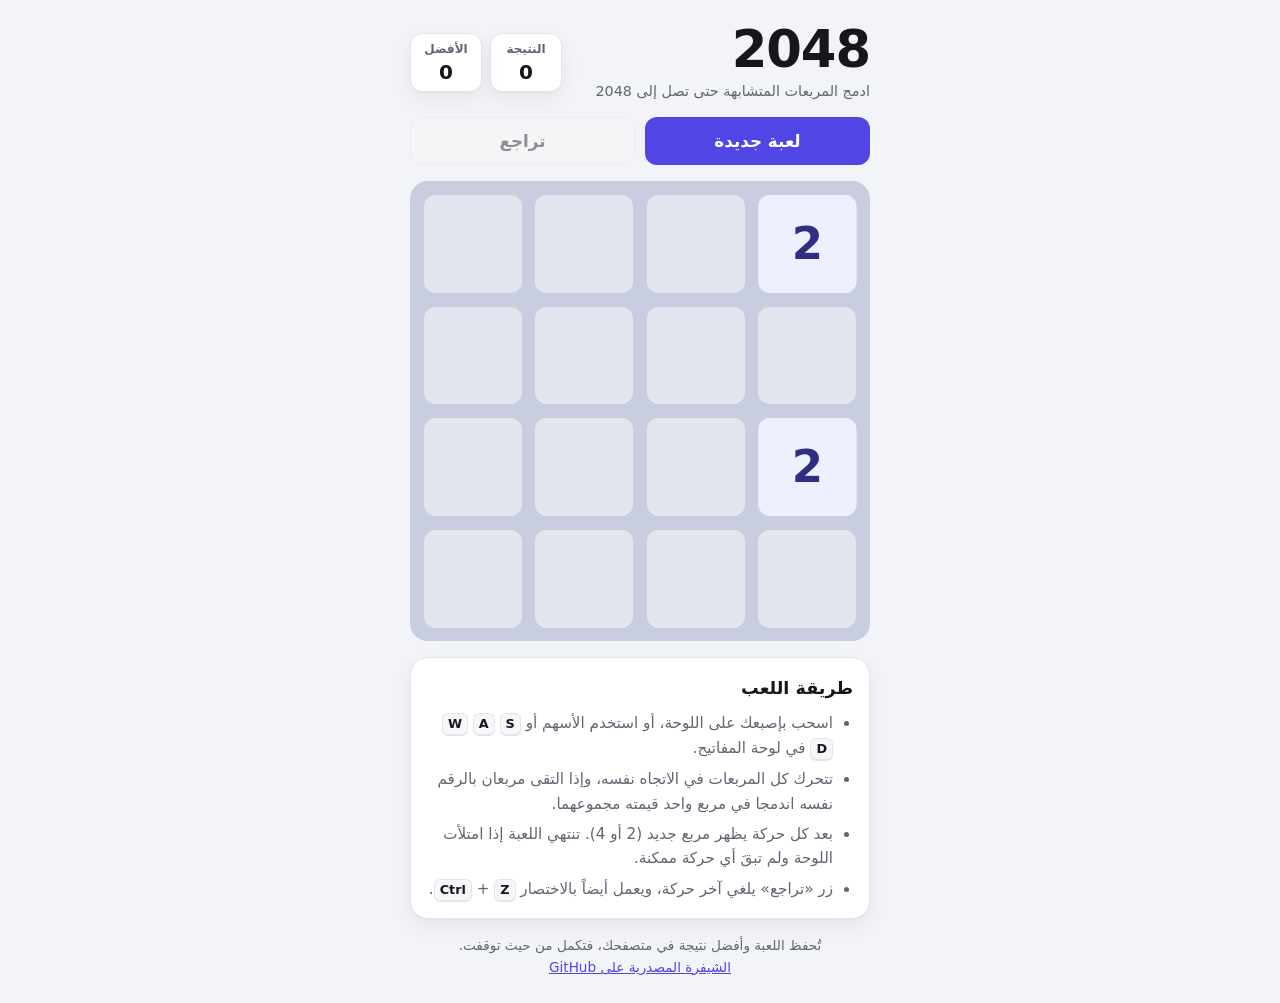
<file: index.html>
<!doctype html>
<html lang="ar" dir="rtl">
<head>
  <meta charset="utf-8">
  <meta name="viewport" content="width=device-width, initial-scale=1, viewport-fit=cover">
  <meta name="color-scheme" content="light dark">
  <meta name="theme-color" content="#f3f4f7" media="(prefers-color-scheme: light)">
  <meta name="theme-color" content="#0e1015" media="(prefers-color-scheme: dark)">
  <meta name="description" content="لعبة 2048 بالعربي: ادمج المربعات المتشابهة حتى تصل إلى 2048.">
  <title>لعبة 2048</title>
  <link rel="icon" href="data:image/svg+xml,%3Csvg xmlns='http://www.w3.org/2000/svg' viewBox='0 0 100 100'%3E%3Crect width='100' height='100' rx='22' fill='%23fbbf24'/%3E%3Ctext x='50' y='64' font-family='system-ui,sans-serif' font-size='34' font-weight='800' text-anchor='middle' fill='%23422006'%3E2048%3C/text%3E%3C/svg%3E">
  <link rel="stylesheet" href="style.css">
</head>
<body>
  <main class="app">
    <header class="app-header">
      <div class="title">
        <h1>2048</h1>
        <p>ادمج المربعات المتشابهة حتى تصل إلى 2048</p>
      </div>
      <div class="scores">
        <div id="score-box" class="score-box">
          <span class="score-label">النتيجة</span>
          <strong id="score" class="score-value">0</strong>
        </div>
        <div class="score-box">
          <span class="score-label">الأفضل</span>
          <strong id="best" class="score-value">0</strong>
        </div>
      </div>
    </header>

    <div class="toolbar">
      <button type="button" id="new-game" class="btn btn-primary">لعبة جديدة</button>
      <button type="button" id="undo" class="btn btn-secondary" disabled>تراجع</button>
    </div>

    <section id="board" class="board" dir="ltr" aria-label="لوحة اللعب">
      <div id="cells" class="cells" aria-hidden="true"></div>
      <div id="tiles" class="tiles" aria-hidden="true"></div>
      <div id="overlay" class="overlay" dir="rtl" aria-live="polite" hidden>
        <p id="overlay-title" class="overlay-title"></p>
        <p id="overlay-text" class="overlay-text"></p>
        <div class="overlay-actions">
          <button type="button" id="overlay-primary" class="btn btn-primary"></button>
          <button type="button" id="overlay-secondary" class="btn btn-secondary"></button>
        </div>
      </div>
    </section>

    <section class="card help">
      <h2>طريقة اللعب</h2>
      <ul>
        <li>اسحب بإصبعك على اللوحة، أو استخدم الأسهم أو <span dir="ltr"><kbd>W</kbd> <kbd>A</kbd> <kbd>S</kbd> <kbd>D</kbd></span> في لوحة المفاتيح.</li>
        <li>تتحرك كل المربعات في الاتجاه نفسه، وإذا التقى مربعان بالرقم نفسه اندمجا في مربع واحد قيمته مجموعهما.</li>
        <li>بعد كل حركة يظهر مربع جديد (2 أو 4). تنتهي اللعبة إذا امتلأت اللوحة ولم تبقَ أي حركة ممكنة.</li>
        <li>زر «تراجع» يلغي آخر حركة، ويعمل أيضاً بالاختصار <span dir="ltr"><kbd>Ctrl</kbd> + <kbd>Z</kbd></span>.</li>
      </ul>
    </section>

    <footer class="app-footer">
      <p>تُحفظ اللعبة وأفضل نتيجة في متصفحك، فتكمل من حيث توقفت.</p>
      <p><a href="https://github.com/iLo0oL/game-2048">الشيفرة المصدرية على GitHub</a></p>
    </footer>
  </main>

  <script src="script.js"></script>
</body>
</html>
</file>
<file: style.css>
:root {
  color-scheme: light dark;

  --bg: #f3f4f7;
  --surface: #ffffff;
  --surface-2: #f6f7f9;
  --border: #e2e5eb;
  --text: #15171c;
  --muted: #5f6672;
  --accent: #4f46e5;
  --accent-hover: #4338ca;
  --accent-contrast: #ffffff;
  --accent-soft: #eef0ff;
  --board: #c9cde0;
  --cell-bg: rgb(255 255 255 / 50%);
  --overlay: rgb(243 244 247 / 84%);
  --shadow: 0 1px 2px rgb(16 24 40 / 4%), 0 8px 24px rgb(16 24 40 / 6%);
  --radius: 18px;
  --radius-sm: 12px;

  /* يجب أن تساوي MOVE_MS في script.js */
  --move: 110ms;

  --t2-bg: #eef0ff;
  --t2-fg: #312e81;
  --t4-bg: #dde1fb;
  --t4-fg: #312e81;
  --t8-bg: #b4bdf9;
  --t8-fg: #1e1b4b;
  --t16-bg: #8b95f6;
  --t16-fg: #1e1b4b;
  --t32-bg: #6366f1;
  --t32-fg: #ffffff;
  --t64-bg: #4f46e5;
  --t64-fg: #ffffff;
  --t128-bg: #a855f7;
  --t128-fg: #ffffff;
  --t256-bg: #9333ea;
  --t256-fg: #ffffff;
  --t512-bg: #db2777;
  --t512-fg: #ffffff;
  --t1024-bg: #ea580c;
  --t1024-fg: #ffffff;
  --t2048-bg: #fbbf24;
  --t2048-fg: #422006;
  --tsuper-bg: #15171c;
  --tsuper-fg: #fbbf24;

  --font: system-ui, -apple-system, "Segoe UI", Tahoma, "Noto Sans Arabic", "Geeza Pro", sans-serif;
}

@media (prefers-color-scheme: dark) {
  :root {
    --bg: #0e1015;
    --surface: #171a21;
    --surface-2: #1f232c;
    --border: #2b303b;
    --text: #eef0f4;
    --muted: #9aa3b2;
    --accent: #8b93ff;
    --accent-hover: #a6acff;
    --accent-contrast: #0e1015;
    --accent-soft: #252957;
    --board: #1f232c;
    --cell-bg: #2b303b;
    --overlay: rgb(14 16 21 / 84%);
    --shadow: none;

    --t2-bg: #2f3454;
    --t2-fg: #e0e4ff;
    --t4-bg: #3d4480;
    --t4-fg: #eef0ff;
    --t8-bg: #a5b4fc;
    --t8-fg: #1e1b4b;
    --t16-bg: #818cf8;
    --t16-fg: #1e1b4b;
    --tsuper-bg: #eef0f4;
    --tsuper-fg: #4f46e5;
  }
}

*,
*::before,
*::after {
  box-sizing: border-box;
}

html {
  -webkit-text-size-adjust: 100%;
  text-size-adjust: 100%;
}

body {
  margin: 0;
  min-height: 100vh;
  min-height: 100dvh;
  background: var(--bg);
  color: var(--text);
  font-family: var(--font);
  font-size: 1rem;
  line-height: 1.6;
  -webkit-tap-highlight-color: transparent;
}

.app {
  width: 100%;
  max-width: 492px;
  margin-inline: auto;
  padding:
    max(24px, env(safe-area-inset-top))
    max(16px, env(safe-area-inset-right))
    max(24px, env(safe-area-inset-bottom))
    max(16px, env(safe-area-inset-left));
  display: grid;
  gap: 16px;
}

/* ---------- Header ---------- */

.app-header {
  display: flex;
  align-items: center;
  justify-content: space-between;
  gap: 12px;
}

.title {
  min-width: 0;
}

.title h1 {
  margin: 0;
  font-size: clamp(2.4rem, 12vw, 3.2rem);
  font-weight: 800;
  line-height: 1;
  letter-spacing: -0.02em;
}

.title p {
  margin: 6px 0 0;
  color: var(--muted);
  font-size: 0.9rem;
  line-height: 1.4;
}

.scores {
  display: flex;
  flex-shrink: 0;
  gap: 8px;
}

.score-box {
  position: relative;
  min-width: 72px;
  padding: 6px 12px;
  display: grid;
  justify-items: center;
  background: var(--surface);
  border: 1px solid var(--border);
  border-radius: var(--radius-sm);
  box-shadow: var(--shadow);
}

.score-label {
  color: var(--muted);
  font-size: 0.75rem;
  font-weight: 600;
}

.score-value {
  font-size: 1.25rem;
  line-height: 1.3;
  font-variant-numeric: tabular-nums;
}

.score-add {
  position: absolute;
  inset-inline: 0;
  top: 40%;
  color: var(--accent);
  font-weight: 800;
  text-align: center;
  pointer-events: none;
  animation: score-float 600ms ease-out forwards;
}

@keyframes score-float {
  from {
    opacity: 1;
    transform: translateY(0);
  }

  to {
    opacity: 0;
    transform: translateY(-36px);
  }
}

/* ---------- Buttons ---------- */

.toolbar {
  display: grid;
  grid-template-columns: 1fr 1fr;
  gap: 10px;
}

.btn {
  min-height: 48px;
  padding: 0 16px;
  border: 1px solid transparent;
  border-radius: var(--radius-sm);
  font: inherit;
  font-size: 1.05rem;
  font-weight: 700;
  cursor: pointer;
  touch-action: manipulation;
  transition: background-color 0.15s ease, border-color 0.15s ease, transform 0.1s ease;
}

.btn:active {
  transform: scale(0.98);
}

.btn:focus-visible {
  outline: 3px solid var(--accent);
  outline-offset: 2px;
}

.btn:disabled {
  opacity: 0.45;
  cursor: not-allowed;
  transform: none;
}

.btn[hidden] {
  display: none;
}

.btn-primary {
  background: var(--accent);
  color: var(--accent-contrast);
}

.btn-secondary {
  background: var(--surface-2);
  border-color: var(--border);
  color: var(--text);
}

@media (hover: hover) {
  .btn-primary:hover:not(:disabled) {
    background: var(--accent-hover);
  }

  .btn-secondary:hover:not(:disabled) {
    border-color: var(--accent);
  }
}

/* ---------- Board ---------- */

.board {
  --size: min(calc(100vw - 32px), 460px);
  --gap: calc(var(--size) * 0.03);
  --cell: calc((var(--size) - var(--gap) * 5) / 4);
  --tile-radius: calc(var(--cell) * 0.12);

  position: relative;
  width: var(--size);
  height: var(--size);
  margin-inline: auto;
  padding: var(--gap);
  background: var(--board);
  border-radius: var(--radius);
  touch-action: none;
  -webkit-user-select: none;
  user-select: none;
  cursor: grab;
}

@supports (height: 100svh) {
  .board {
    --size: min(calc(100vw - 32px), 460px, calc(100svh - 48px));
  }
}

.cells {
  display: grid;
  grid-template-columns: repeat(4, 1fr);
  gap: var(--gap);
  width: 100%;
  height: 100%;
}

.cell {
  background: var(--cell-bg);
  border-radius: var(--tile-radius);
}

.tiles {
  position: absolute;
  inset: 0;
}

.tile {
  position: absolute;
  top: var(--gap);
  left: var(--gap);
  z-index: 1;
  width: var(--cell);
  height: var(--cell);
  transform: translate(
    calc(var(--c) * (var(--cell) + var(--gap))),
    calc(var(--r) * (var(--cell) + var(--gap)))
  );
  transition: transform var(--move) ease-in-out;
}

.tile-inner {
  display: grid;
  place-items: center;
  width: 100%;
  height: 100%;
  border-radius: var(--tile-radius);
  background: var(--tile-bg);
  color: var(--tile-fg);
  font-size: calc(var(--cell) * 0.46);
  font-weight: 800;
  line-height: 1;
  font-variant-numeric: tabular-nums;
}

.tile[data-digits="3"] .tile-inner { font-size: calc(var(--cell) * 0.38); }
.tile[data-digits="4"] .tile-inner { font-size: calc(var(--cell) * 0.3); }
.tile[data-digits="5"] .tile-inner { font-size: calc(var(--cell) * 0.24); }

.tile[data-value="2"] { --tile-bg: var(--t2-bg); --tile-fg: var(--t2-fg); }
.tile[data-value="4"] { --tile-bg: var(--t4-bg); --tile-fg: var(--t4-fg); }
.tile[data-value="8"] { --tile-bg: var(--t8-bg); --tile-fg: var(--t8-fg); }
.tile[data-value="16"] { --tile-bg: var(--t16-bg); --tile-fg: var(--t16-fg); }
.tile[data-value="32"] { --tile-bg: var(--t32-bg); --tile-fg: var(--t32-fg); }
.tile[data-value="64"] { --tile-bg: var(--t64-bg); --tile-fg: var(--t64-fg); }
.tile[data-value="128"] { --tile-bg: var(--t128-bg); --tile-fg: var(--t128-fg); }
.tile[data-value="256"] { --tile-bg: var(--t256-bg); --tile-fg: var(--t256-fg); }
.tile[data-value="512"] { --tile-bg: var(--t512-bg); --tile-fg: var(--t512-fg); }
.tile[data-value="1024"] { --tile-bg: var(--t1024-bg); --tile-fg: var(--t1024-fg); }
.tile[data-value="2048"] { --tile-bg: var(--t2048-bg); --tile-fg: var(--t2048-fg); }
.tile[data-value="super"] { --tile-bg: var(--tsuper-bg); --tile-fg: var(--tsuper-fg); }

.tile[data-value="2048"] .tile-inner {
  box-shadow: 0 0 calc(var(--cell) * 0.3) rgb(251 191 36 / 60%);
}

.tile-new .tile-inner {
  animation: tile-appear 160ms ease var(--move) backwards;
}

.tile-merged {
  z-index: 2;
}

.tile-merged .tile-inner {
  animation: tile-pop 180ms ease var(--move) backwards;
}

@keyframes tile-appear {
  from {
    opacity: 0;
    transform: scale(0);
  }

  to {
    opacity: 1;
    transform: scale(1);
  }
}

@keyframes tile-pop {
  0% {
    transform: scale(0);
  }

  50% {
    transform: scale(1.15);
  }

  100% {
    transform: scale(1);
  }
}

/* ---------- Overlay ---------- */

.overlay {
  position: absolute;
  inset: 0;
  z-index: 5;
  display: grid;
  place-content: center;
  justify-items: center;
  gap: 8px;
  padding: 24px;
  text-align: center;
  background: var(--overlay);
  border-radius: var(--radius);
  cursor: default;
  animation: overlay-in 300ms ease 300ms backwards;
}

.overlay[hidden] {
  display: none;
}

.overlay-title {
  margin: 0;
  font-size: clamp(1.6rem, 8vw, 2.2rem);
  font-weight: 800;
  line-height: 1.3;
}

.overlay-text {
  margin: 0 0 8px;
  color: var(--muted);
}

.overlay-actions {
  display: flex;
  flex-wrap: wrap;
  justify-content: center;
  gap: 10px;
}

@keyframes overlay-in {
  from {
    opacity: 0;
  }

  to {
    opacity: 1;
  }
}

/* ---------- Help ---------- */

.card {
  background: var(--surface);
  border: 1px solid var(--border);
  border-radius: var(--radius);
  box-shadow: var(--shadow);
  padding: 16px;
}

.help h2 {
  margin: 0 0 8px;
  font-size: 1.1rem;
}

.help ul {
  margin: 0;
  padding-inline-start: 20px;
  display: grid;
  gap: 6px;
  color: var(--muted);
  font-size: 0.95rem;
}

kbd {
  display: inline-block;
  min-width: 1.6em;
  padding: 0 5px;
  border: 1px solid var(--border);
  border-bottom-width: 2px;
  border-radius: 6px;
  background: var(--surface-2);
  color: var(--text);
  font: inherit;
  font-size: 0.8rem;
  font-weight: 700;
  line-height: 1.6;
  text-align: center;
}

/* ---------- Footer ---------- */

.app-footer {
  text-align: center;
  font-size: 0.85rem;
  color: var(--muted);
}

.app-footer p {
  margin: 0;
}

.app-footer a {
  color: var(--accent);
}

@media (max-width: 359px) {
  .app-header {
    flex-wrap: wrap;
  }
}

@media (prefers-reduced-motion: reduce) {
  *,
  *::before,
  *::after {
    transition: none !important;
    animation: none !important;
  }
}
</file>
